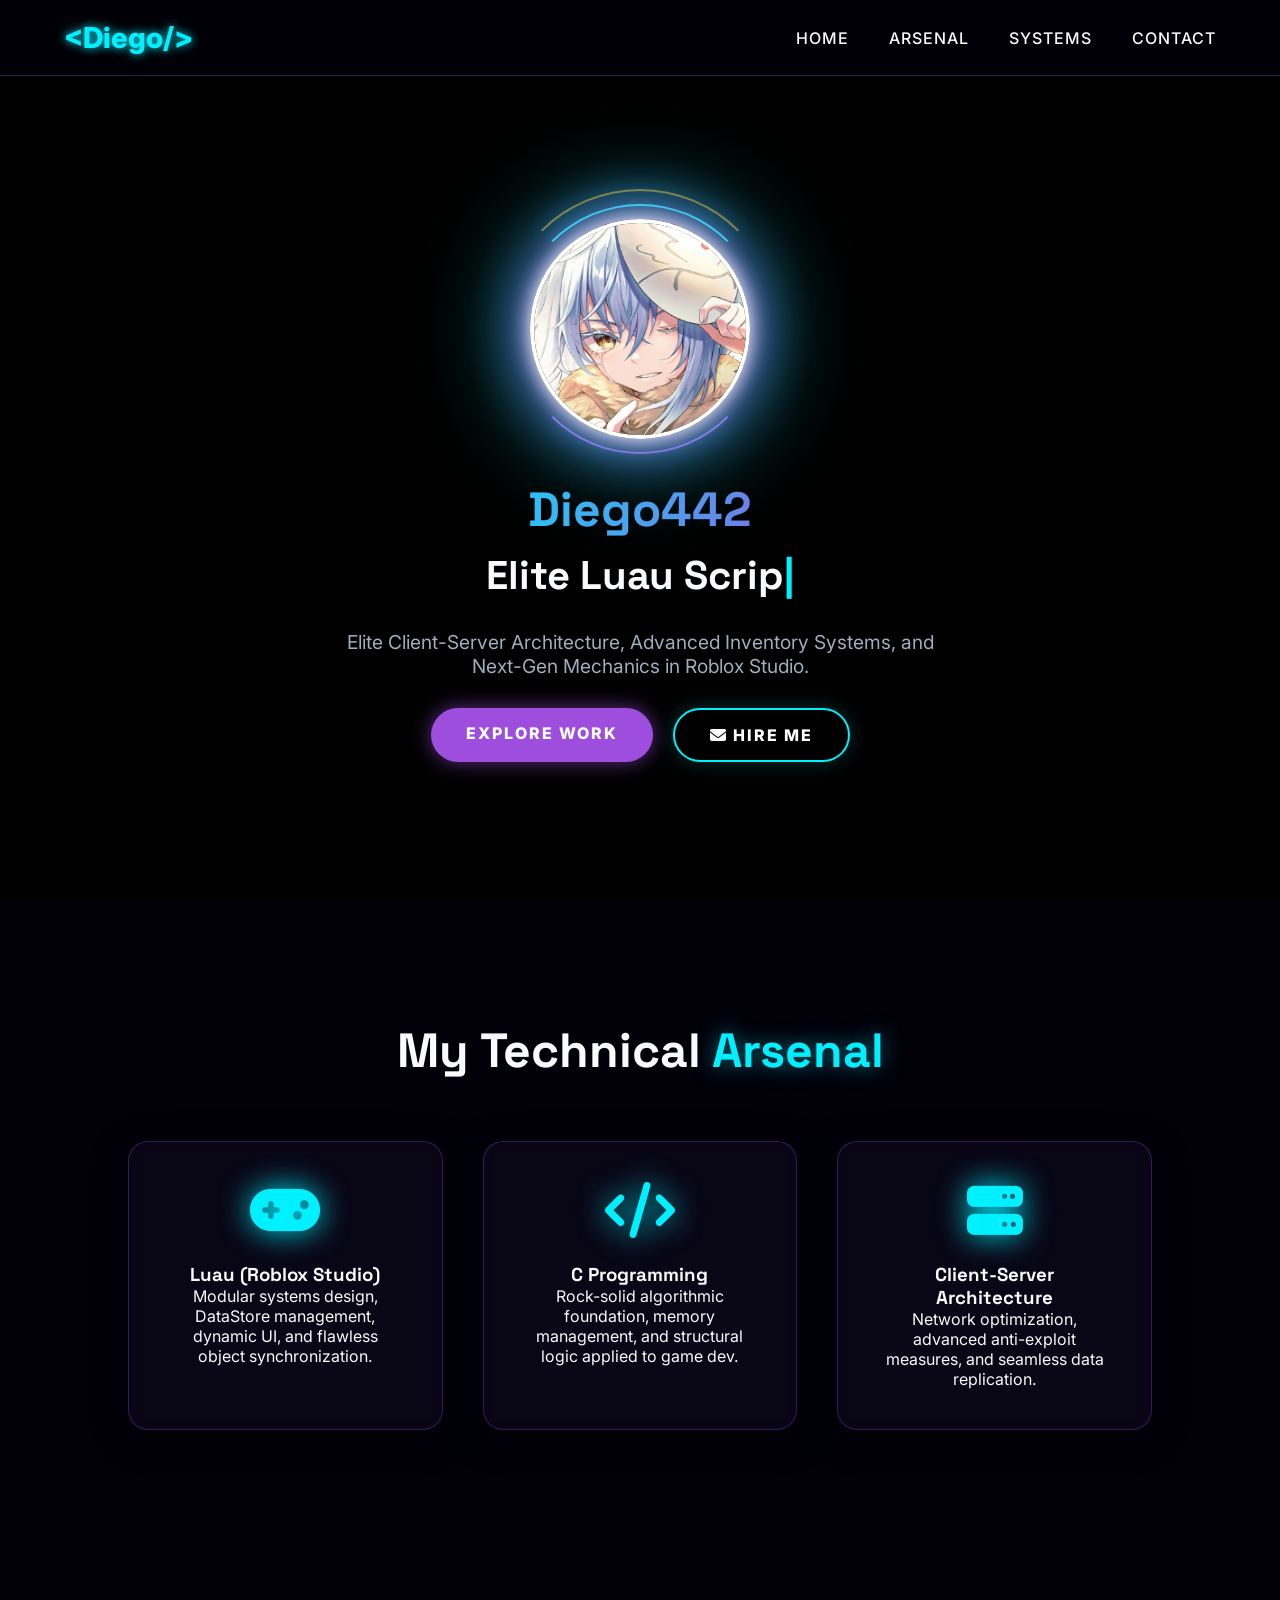
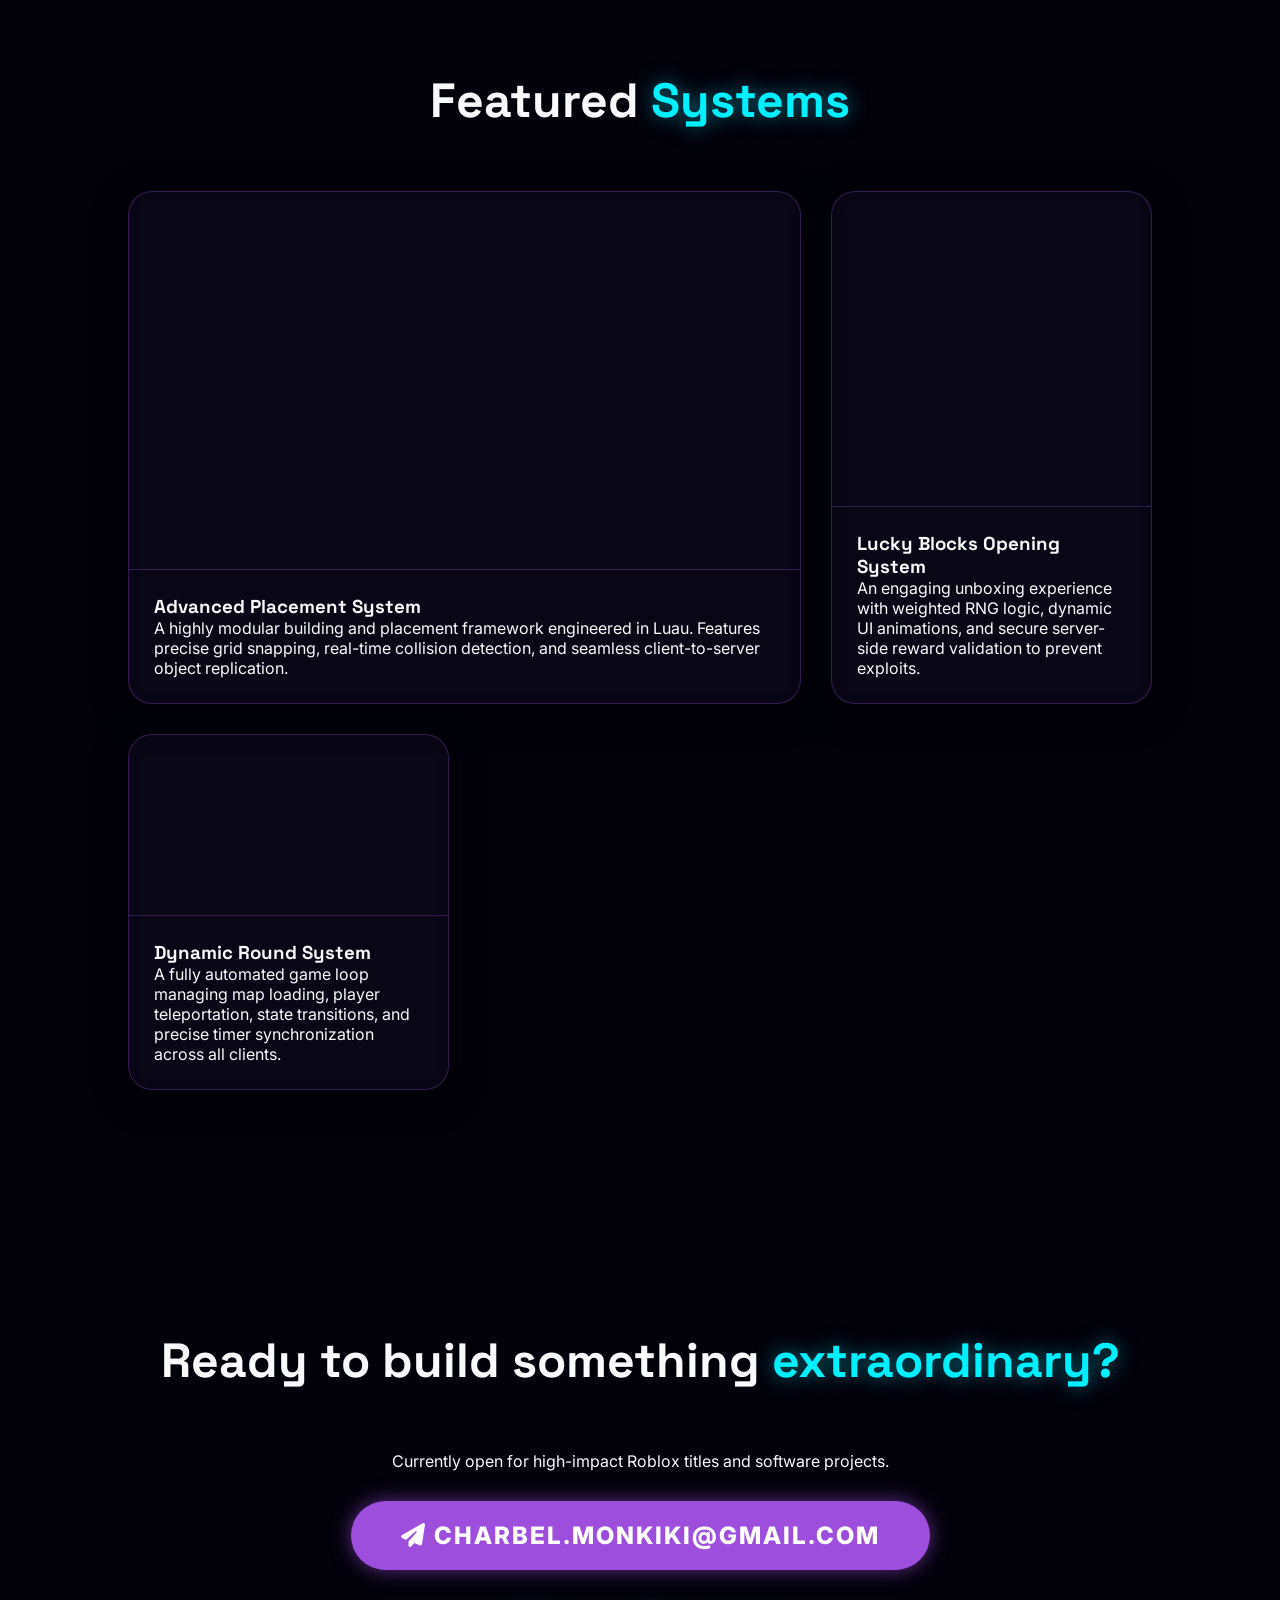
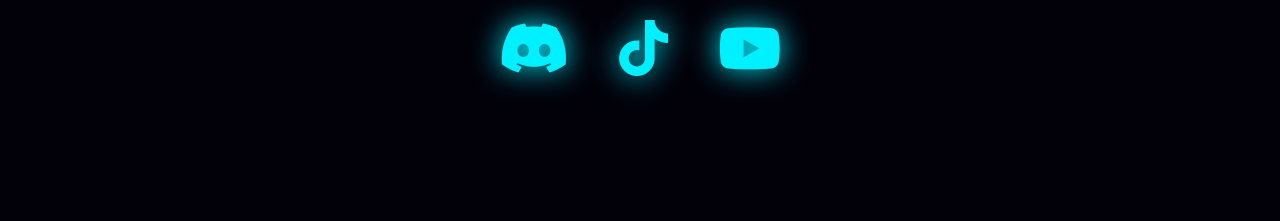
<file: index.html>
<!DOCTYPE html>
<html lang="en">
<head>
    <meta charset="UTF-8">
    <meta name="viewport" content="width=device-width, initial-scale=1.0">
    <title>Diego442 | Developer Portfolio</title>
    <link rel="stylesheet" href="style.css">
    <link href="https://cdnjs.cloudflare.com/ajax/libs/font-awesome/6.4.0/css/all.min.css" rel="stylesheet">
</head>
<body>
    <div class="stars"></div>
    <div class="twinkling"></div>
    <nav class="navbar">
        <div class="logo">&lt;Diego/&gt;</div>
        <div class="menu-toggle" id="mobile-menu">
            <i class="fa-solid fa-bars"></i>
        </div>

        <ul class="nav-links" id="nav-links">
            <li><a href="#home">Home</a></li>
            <li><a href="#about">Arsenal</a></li>
            <li><a href="#projects">Systems</a></li>
            <li><a href="#contact">Contact</a></li>
        </ul>
    </nav>
    <header id="home" class="hero">
        <div class="hero-content hidden">
            <div class="galaxy-profile">
                <div class="orbital-ring"></div>
                <div class="orbital-ring ring-2"></div>
                <img src="DI.png" alt="Diego Charbel" class="profile-img">
            </div>

            <h2 class="neon-text">Diego442</h2>
            <h1 class="typewriter-container">
                <span class="typewriter"></span><span class="cursor">|</span>
            </h1>
            <p class="hero-desc">Elite Client-Server Architecture, Advanced Inventory Systems, and Next-Gen Mechanics in Roblox Studio.</p>
            
            <div class="hero-buttons">
                <a href="#projects" class="btn-primary glow-btn">Explore Work</a>
                <a href="mailto:charbel.monkiki@gmail.com" class="btn-secondary glow-btn"><i class="fa-solid fa-envelope"></i> Hire Me</a>
            </div>
        </div>
    </header>
    <section id="about" class="about hidden">
        <h2>My Technical <span class="highlight">Arsenal</span></h2>
        <div class="skills-grid">
            <div class="skill-card glass">
                <i class="fa-solid fa-gamepad icon-glow"></i>
                <h3>Luau (Roblox Studio)</h3>
                <p>Modular systems design, DataStore management, dynamic UI, and flawless object synchronization.</p>
            </div>
            <div class="skill-card glass">
                <i class="fa-solid fa-code icon-glow"></i>
                <h3>C Programming</h3>
                <p>Rock-solid algorithmic foundation, memory management, and structural logic applied to game dev.</p>
            </div>
            <div class="skill-card glass">
                <i class="fa-solid fa-server icon-glow"></i>
                <h3>Client-Server Architecture</h3>
                <p>Network optimization, advanced anti-exploit measures, and seamless data replication.</p>
            </div>
        </div>
    </section>
       <section id="projects" class="projects">
        <h2 class="hidden">Featured <span class="highlight">Systems</span></h2>
        <div class="bento-grid hidden">
            
            <!-- System 1: Placement System -->
            <div class="bento-item glass span-2">
                <div class="media-container" style="position: relative; padding-bottom: 56.25%; height: 0; overflow: hidden;">
                    <iframe style="position: absolute; top: 0; left: 0; width: 100%; height: 100%; border-radius: 8px;" 
                            src="https://www.youtube.com/embed/RVomsbqUHm8" 
                            title="Placement System" 
                            frameborder="0" 
                            allow="accelerometer; autoplay; clipboard-write; encrypted-media; gyroscope; picture-in-picture" 
                            allowfullscreen>
                    </iframe>
                </div>
                <div class="bento-content">
                    <h3>Advanced Placement System</h3>
                    <p>A highly modular building and placement framework engineered in Luau. Features precise grid snapping, real-time collision detection, and seamless client-to-server object replication.</p>
                </div>
            </div>
            <div class="bento-item glass">
                <div class="media-container" style="position: relative; padding-bottom: 56.25%; height: 0; overflow: hidden;">
                    <iframe style="position: absolute; top: 0; left: 0; width: 100%; height: 100%; border-radius: 8px;" 
                            src="https://www.youtube.com/embed/2kFajO1mZCI" 
                            title="Lucky Blocks System" 
                            frameborder="0" 
                            allow="accelerometer; autoplay; clipboard-write; encrypted-media; gyroscope; picture-in-picture" 
                            allowfullscreen>
                    </iframe>
                </div>
                <div class="bento-content">
                    <h3>Lucky Blocks Opening System</h3>
                    <p>An engaging unboxing experience with weighted RNG logic, dynamic UI animations, and secure server-side reward validation to prevent exploits.</p>
                </div>
            </div>
            <div class="bento-item glass">
                <div class="media-container" style="position: relative; padding-bottom: 56.25%; height: 0; overflow: hidden;">
                    <iframe style="position: absolute; top: 0; left: 0; width: 100%; height: 100%; border-radius: 8px;" 
                            src="https://www.youtube.com/embed/dBsTO_snkik" 
                            title="Round System" 
                            frameborder="0" 
                            allow="accelerometer; autoplay; clipboard-write; encrypted-media; gyroscope; picture-in-picture" 
                            allowfullscreen>
                    </iframe>
                </div>
                <div class="bento-content">
                    <h3>Dynamic Round System</h3>
                    <p>A fully automated game loop managing map loading, player teleportation, state transitions, and precise timer synchronization across all clients.</p>
                </div>
            </div>

        </div>
    </section>
    <section id="contact" class="contact hidden">
        <h2>Ready to build something <span class="highlight">extraordinary?</span></h2>
        <p>Currently open for high-impact Roblox titles and software projects.</p>
        <a href="mailto:charbel.monkiki@gmail.com" class="btn-primary glow-btn massive-btn">
            <i class="fa-solid fa-paper-plane"></i> charbel.monkiki@gmail.com
        </a>
        <div class="social-links">
            <a href="https://discordapp.com/users/937778390855974912" target="_blank" rel="noopener noreferrer"><i class="fa-brands fa-discord icon-glow"></i></a>
            <a href="https://www.tiktok.com/@electylnehx?lang=es-419" target="_blank" rel="noopener noreferrer"><i class="fa-brands fa-tiktok icon-glow"></i></a>
            <a href="https://www.youtube.com/@KryoDev" target="_blank" rel="noopener noreferrer"><i class="fa-brands fa-youtube icon-glow"></i></a>
        </div>
    </section>

    <script src="script.js"></script>
</body>

</html>
</file>
<file: style.css>
@import url('https://fonts.googleapis.com/css2?family=Inter:wght@300;500;800&family=Space+Grotesk:wght@700&display=swap');

:root {
    --bg-dark: #02010a;
    --text-main: #f8fafc;
    --neon-cyan: #00f0ff;
    --neon-purple: #9d4edd;
    --neon-gold: #ffb703;
    --glass-bg: rgba(20, 15, 40, 0.4);
    --glass-border: rgba(157, 78, 221, 0.3);
}

* {
    margin: 0;
    padding: 0;
    box-sizing: border-box;
    scroll-behavior: smooth;
}

body {
    font-family: 'Inter', sans-serif;
    background-color: var(--bg-dark);
    color: var(--text-main);
    overflow-x: hidden;
}

.stars, .twinkling {
    position: fixed;
    top: 0; left: 0; right: 0; bottom: 0;
    width: 100%; height: 100%;
    display: block;
    z-index: -2;
}
.stars {
    background: #000 url('https://www.transparenttextures.com/patterns/stardust.png') repeat top center;
}
.twinkling {
    background: transparent url('https://www.transparenttextures.com/patterns/twinkle-twinkle.png') repeat top center;
    animation: move-twink-back 150s linear infinite;
    opacity: 0.3;
}
@keyframes move-twink-back {
    from {background-position: 0 0;}
    to {background-position: -10000px 5000px;}
}

h1, h2, h3 { font-family: 'Space Grotesk', sans-serif; }

.navbar {
    position: fixed;
    width: 100%;
    display: flex;
    justify-content: space-between;
    align-items: center;
    padding: 20px 5vw;
    background: rgba(2, 1, 10, 0.7);
    backdrop-filter: blur(20px);
    -webkit-backdrop-filter: blur(20px);
    z-index: 1000;
    border-bottom: 1px solid var(--glass-border);
}

.logo {
    font-size: 1.8rem;
    font-weight: 800;
    color: var(--neon-cyan);
    text-shadow: 0 0 10px var(--neon-cyan);
}

.nav-links { display: flex; gap: 40px; list-style: none; }
.nav-links a {
    color: var(--text-main);
    text-decoration: none;
    font-weight: 500;
    text-transform: uppercase;
    letter-spacing: 1px;
    transition: 0.3s;
}
.nav-links a:hover {
    color: var(--neon-purple);
    text-shadow: 0 0 15px var(--neon-purple);
}

.menu-toggle {
    display: none;
    font-size: 2rem;
    color: var(--neon-cyan);
    cursor: pointer;
    z-index: 1001;
}

.hero {
    min-height: 100vh;
    display: flex;
    align-items: center;
    justify-content: center;
    text-align: center;
    padding-top: 80px;
}

.galaxy-profile {
    position: relative;
    width: 220px;
    height: 220px;
    margin: 0 auto 40px auto;
    animation: float 6s ease-in-out infinite;
}

.profile-img {
    width: 100%;
    height: 100%;
    border-radius: 50%;
    object-fit: cover;
    position: relative;
    z-index: 10;
    border: 4px solid #fff;
    box-shadow: 
        0 0 20px #fff,
        0 0 60px var(--neon-purple),
        0 0 100px var(--neon-cyan),
        inset 0 0 20px rgba(255,255,255,0.5);
}

.orbital-ring {
    position: absolute;
    top: -15px; left: -15px; right: -15px; bottom: -15px;
    border-radius: 50%;
    border: 2px solid transparent;
    border-top-color: var(--neon-cyan);
    border-bottom-color: var(--neon-purple);
    animation: spin 8s linear infinite;
    z-index: 5;
    filter: drop-shadow(0 0 10px var(--neon-cyan));
}

.ring-2 {
    top: -30px; left: -30px; right: -30px; bottom: -30px;
    border-top-color: var(--neon-gold);
    border-bottom-color: transparent;
    animation: spin-reverse 12s linear infinite;
    opacity: 0.6;
}

@keyframes float {
    0%, 100% { transform: translateY(0) scale(1); }
    50% { transform: translateY(-20px) scale(1.02); }
}
@keyframes spin { 100% { transform: rotate(360deg); } }
@keyframes spin-reverse { 100% { transform: rotate(-360deg); } }
.neon-text {
    font-size: 3rem;
    background: linear-gradient(to right, var(--neon-cyan), var(--neon-purple));
    -webkit-background-clip: text;
    color: transparent;
    margin-bottom: 10px;
}

.typewriter-container {
    font-size: 2.5rem;
    font-weight: 700;
    color: var(--text-main);
    min-height: 60px;
    margin-bottom: 20px;
}
.cursor { color: var(--neon-cyan); animation: blink 1s infinite; }

.hero-desc {
    max-width: 600px;
    margin: 0 auto 30px auto;
    font-size: 1.2rem;
    color: #a0aec0;
}

.hero-buttons { display: flex; gap: 20px; justify-content: center; }

.btn-primary, .btn-secondary {
    display: inline-block;
    padding: 15px 35px;
    border-radius: 50px;
    text-decoration: none;
    font-weight: 800;
    text-transform: uppercase;
    letter-spacing: 2px;
    transition: 0.4s;
    text-align: center;
}

.btn-primary {
    background: var(--neon-purple);
    color: white;
    box-shadow: 0 0 20px rgba(157, 78, 221, 0.6);
}
.btn-secondary {
    background: transparent;
    color: white;
    border: 2px solid var(--neon-cyan);
    box-shadow: 0 0 20px rgba(0, 240, 255, 0.2);
}

.btn-primary:hover { box-shadow: 0 0 40px var(--neon-cyan), 0 0 80px var(--neon-purple); transform: translateY(-3px); }
.btn-secondary:hover { background: var(--neon-cyan); color: #000; box-shadow: 0 0 40px var(--neon-cyan); transform: translateY(-3px); }
section { padding: 120px 10vw; }
h2 { font-size: 3rem; text-align: center; margin-bottom: 60px; }
.highlight { color: var(--neon-cyan); text-shadow: 0 0 20px rgba(0, 240, 255, 0.5); }

.glass {
    background: var(--glass-bg);
    backdrop-filter: blur(16px);
    -webkit-backdrop-filter: blur(16px);
    border: 1px solid var(--glass-border);
    box-shadow: 0 8px 32px 0 rgba(0, 0, 0, 0.5);
}
.skills-grid { 
    display: grid; 
    grid-template-columns: repeat(auto-fit, minmax(min(100%, 280px), 1fr)); 
    gap: 40px; 
}
.skill-card { padding: 40px; border-radius: 20px; text-align: center; transition: 0.4s; }
.skill-card:hover { transform: translateY(-15px); border-color: var(--neon-cyan); box-shadow: 0 0 30px rgba(0, 240, 255, 0.2); }
.icon-glow { font-size: 3.5rem; color: var(--neon-cyan); margin-bottom: 25px; filter: drop-shadow(0 0 15px var(--neon-cyan)); }

.bento-grid { 
    display: grid; 
    grid-template-columns: repeat(auto-fit, minmax(min(100%, 320px), 1fr)); 
    grid-auto-rows: minmax(350px, auto); 
    gap: 30px; 
}
.bento-item { border-radius: 24px; overflow: hidden; position: relative; transition: 0.5s; display: flex; flex-direction: column;}
.span-2 { grid-column: span 2; }
.bento-item:hover { transform: scale(1.03); border-color: var(--neon-purple); box-shadow: 0 0 40px rgba(157, 78, 221, 0.3); z-index: 10;}
.media-container { width: 100%; height: 200px; flex-grow: 1; overflow: hidden; }
.media-container img, .media-container video { width: 100%; height: 100%; object-fit: cover; filter: brightness(0.8); transition: 0.5s; }
.bento-item:hover .media-container img, .bento-item:hover .media-container video { transform: scale(1.1); filter: brightness(1.1); }
.bento-content { padding: 25px; display: flex; flex-direction: column; justify-content: center; border-top: 1px solid var(--glass-border);}
.contact { text-align: center; }
.massive-btn { display: inline-block; margin-top: 30px; font-size: 1.5rem; padding: 20px 50px; }
.social-links { margin-top: 50px; font-size: 2.5rem; }
.social-links a { color: var(--text-main); margin: 0 20px; transition: 0.3s; }
.social-links a:hover { color: var(--neon-gold); filter: drop-shadow(0 0 20px var(--neon-gold)); }
.social-links a:nth-child(1):hover { color: #5865F2; filter: drop-shadow(0 0 20px #5865F2); }
.social-links a:nth-child(2):hover { color: #ff0050; filter: drop-shadow(0 0 20px #00f2fe); }
.social-links a:nth-child(3):hover { color: #FF0000; filter: drop-shadow(0 0 20px #FF0000); }
.hidden { opacity: 0; transform: translateY(50px); transition: 1s cubic-bezier(0.2, 0.8, 0.2, 1); }
.show { opacity: 1; transform: translateY(0); }
@media (max-width: 991px) {
    section { padding: 80px 5vw; }
    h2 { font-size: 2.5rem; margin-bottom: 40px; }
    .hero-buttons { flex-direction: column; width: 100%; max-width: 300px; margin: 0 auto; }
    .btn-primary, .btn-secondary { width: 100%; }
    .span-2 { grid-column: span 1; }
}

@media (max-width: 768px) {
    .galaxy-profile { width: 160px; height: 160px; margin-bottom: 20px; }
    .neon-text { font-size: 2rem; }
    .typewriter-container { font-size: 1.5rem; min-height: 40px; }
    .hero-desc { font-size: 1rem; padding: 0 15px; }
    .massive-btn { font-size: 1.2rem; padding: 15px 30px; width: 100%; }
    .menu-toggle { display: block; }
    .nav-links {
        position: fixed;
        top: 0;
        right: -100%;
        height: 100vh;
        width: 70%;
        max-width: 300px;
        background: rgba(2, 1, 10, 0.95);
        backdrop-filter: blur(25px);
        -webkit-backdrop-filter: blur(25px);
        flex-direction: column;
        align-items: center;
        justify-content: center;
        gap: 50px;
        transition: right 0.4s cubic-bezier(0.175, 0.885, 0.32, 1.275);
        border-left: 1px solid var(--glass-border);
        box-shadow: -10px 0 30px rgba(0,0,0,0.8);
    }
    .nav-links.active { right: 0; }
}
</file>
